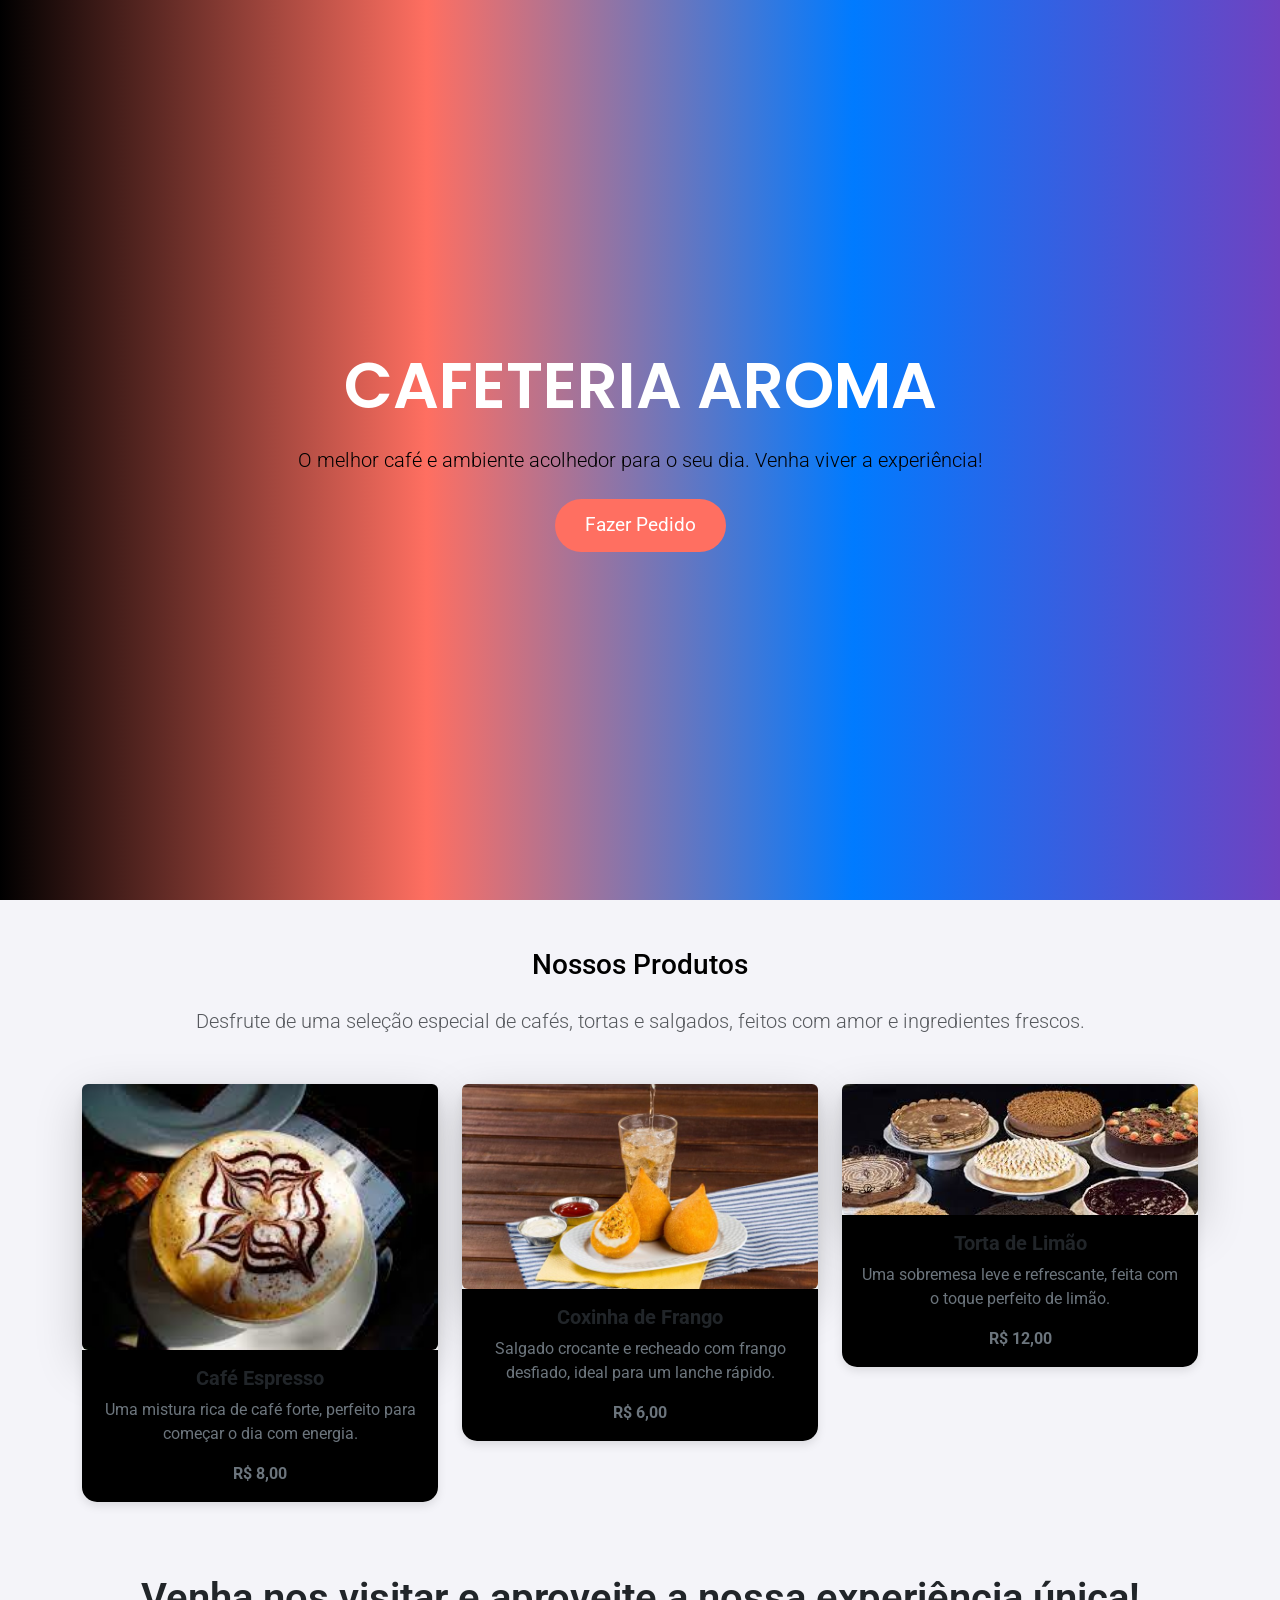
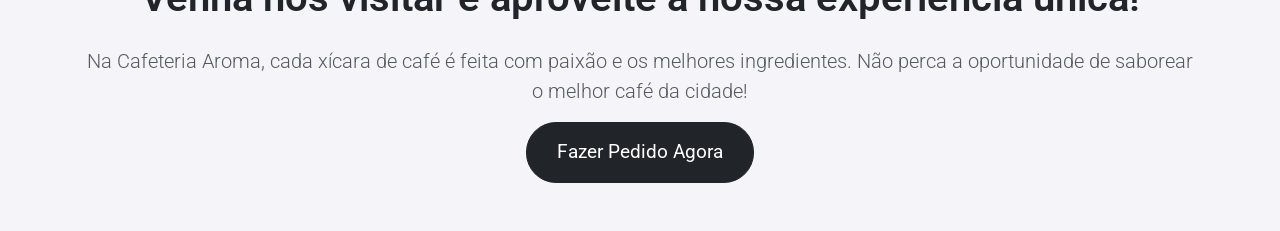
<file: index.html>
<!DOCTYPE html>
<html lang="pt-br">
<head>
    <meta charset="UTF-8">
    <meta name="viewport" content="width=device-width, initial-scale=1.0">
    <title>Cafeteria Aroma</title>
    <!-- Link para o Bootstrap 5 -->
    <link href="https://cdn.jsdelivr.net/npm/bootstrap@5.3.0-alpha1/dist/css/bootstrap.min.css" rel="stylesheet">
    <!-- Link para o arquivo de estilo personalizado -->
    <link rel="stylesheet" href="css/style.css">
    <!-- Google Fonts -->
    <link href="https://fonts.googleapis.com/css2?family=Poppins:wght@300;400;600&family=Roboto:wght@400;500&display=swap" rel="stylesheet">
</head>
<body>

    <!-- Cabeçalho com o novo fundo gradiente -->
    <header class="hero text-white text-center py-5">
        <div class="container">
            <h1 class="display-4 font-weight-bold">Cafeteria Aroma</h1>
            <p class="lead mb-4">O melhor café e ambiente acolhedor para o seu dia. Venha viver a experiência!</p>
            <a href="fazer_pedido.html" class="btn btn-primary btn-lg">Fazer Pedido</a>
        </div>
    </header>

    <!-- Seção de Apresentação com Produtos -->
    <section class="container text-center my-5">
        <h2 class="h3 mb-4">Nossos Produtos</h2>
        <p class="lead text-muted mb-5">Desfrute de uma seleção especial de cafés, tortas e salgados, feitos com amor e ingredientes frescos.</p>

        <!-- Produtos Intercalados -->
        <div class="row">
            <!-- Café -->
            <div class="col-lg-4 col-md-6 mb-4">
                <div class="card">
                    <img src="assets/images/cafe2.jpeg" alt="Café com decoração" class="card-img-top img-fluid rounded shadow-lg">
                    <div class="card-body">
                        <h5 class="card-title">Café Espresso</h5>
                        <p class="card-text">Uma mistura rica de café forte, perfeito para começar o dia com energia.</p>
                        <p class="card-text"><strong>R$ 8,00</strong></p>
                    </div>
                </div>
            </div>

            <!-- Salgado -->
            <div class="col-lg-4 col-md-6 mb-4">
                <div class="card">
                    <img src="assets/images/salgados1.jpeg" alt="Salgados" class="card-img-top img-fluid rounded shadow-lg">
                    <div class="card-body">
                        <h5 class="card-title">Coxinha de Frango</h5>
                        <p class="card-text">Salgado crocante e recheado com frango desfiado, ideal para um lanche rápido.</p>
                        <p class="card-text"><strong>R$ 6,00</strong></p>
                    </div>
                </div>
            </div>

            <!-- Torta -->
            <div class="col-lg-4 col-md-6 mb-4">
                <div class="card">
                    <img src="assets/images/torta1.jpeg" alt="Torta" class="card-img-top img-fluid rounded shadow-lg">
                    <div class="card-body">
                        <h5 class="card-title">Torta de Limão</h5>
                        <p class="card-text">Uma sobremesa leve e refrescante, feita com o toque perfeito de limão.</p>
                        <p class="card-text"><strong>R$ 12,00</strong></p>
                    </div>
                </div>
            </div>
        </div>

        <!-- Convite especial -->
        <div class="mt-5">
            <h3 class="display-4 text-dark mb-4">Venha nos visitar e aproveite a nossa experiência única!</h3>
            <p class="lead text-muted">Na Cafeteria Aroma, cada xícara de café é feita com paixão e os melhores ingredientes. Não perca a oportunidade de saborear o melhor café da cidade!</p>
            <a href="fazer_pedido.html" class="btn btn-dark btn-lg">Fazer Pedido Agora</a>
        </div>
    </section>

    <!-- Inclusão do Bootstrap JS -->
    <script src="https://cdn.jsdelivr.net/npm/bootstrap@5.3.0-alpha1/dist/js/bootstrap.bundle.min.js"></script>
    <!-- Script JS personalizado (se necessário) -->
    <script src="js/script.js"></script>
</body>
</html>
</file>
<file: css/style.css>
/* Tipografia moderna */
body {
    font-family: 'Roboto', sans-serif;
    background-color: #f4f4f9;
    color: #000000;
    margin: 0;
    padding: 0;
}

/* Hero Section com fundo gradiente */
.hero {
    background: linear-gradient(to right, #000000, #ff6f61, #007bff, #6f42c1); /* Gradiente com preto, rosa, vermelho e azul */
    background-size: cover;
    height: 100vh;
    display: flex;
    align-items: center;
    justify-content: center;
    position: relative;
}



.hero h1 {
    font-family: 'Poppins', sans-serif;
    font-size: 4rem;
    font-weight: 600;
    text-transform: uppercase;
    margin-bottom: 20px;
    z-index: 2;
}

.hero p {
    font-size: 1.5rem;
    font-weight: 300;
    margin-bottom: 30px;
    z-index: 2;
}

.hero .btn-primary {
    background-color: #ff6f61;
    border: none;
    padding: 12px 30px;
    font-size: 1.2rem;
    border-radius: 30px;
    transition: background-color 0.3s ease;
    z-index: 2;
}

.hero .btn-primary:hover {
    background-color: #d64e3f;
}

/* Cards de Produtos */
.card {
    border: none;
    box-shadow: 0 4px 10px rgba(0, 0, 0, 0.1);
    border-radius: 15px;
}

.card-img-top {
    border-radius: 15px;
    box-shadow: 0 4px 10px rgba(0, 0, 0, 0.1);
}

.card-body {
    background-color: #000000;
    border-radius: 0 0 15px 15px;
    text-align: center;
}

.card-title {
    font-weight: bold;
}

.card-text {
    color: #6c757d;
}

/* Botões de ação */
.btn {
    padding: 15px 30px;
    font-size: 1.2rem;
    border-radius: 30px;
    transition: background-color 0.3s ease, transform 0.3s ease;
}

.btn-primary {
    background-color: #ff6f61;
    border: none;
}

.btn-primary:hover {
    background-color: #d64e3f;
    transform: scale(1.1);
}

.btn-outline-light {
    border: 2px solid #fff;
    color: #000000;
    transition: background-color 0.3s ease, transform 0.3s ease;
}

.btn-outline-light:hover {
    background-color: #fff;
    color: #333;
    transform: scale(1.1);
}

/* Convite especial */
h3.display-4 {
    font-size: 2.5rem;
    font-weight: 600;
    color: #333;
}

p.lead {
    font-size: 1.25rem;
    color: #000000;
}

/* Responsividade */
@media (max-width: 768px) {
    .hero h1 {
        font-size: 3rem;
    }

    .hero p {
        font-size: 1.2rem;
    }

    .container img {
        margin-bottom: 20px;
    }
}
</file>
